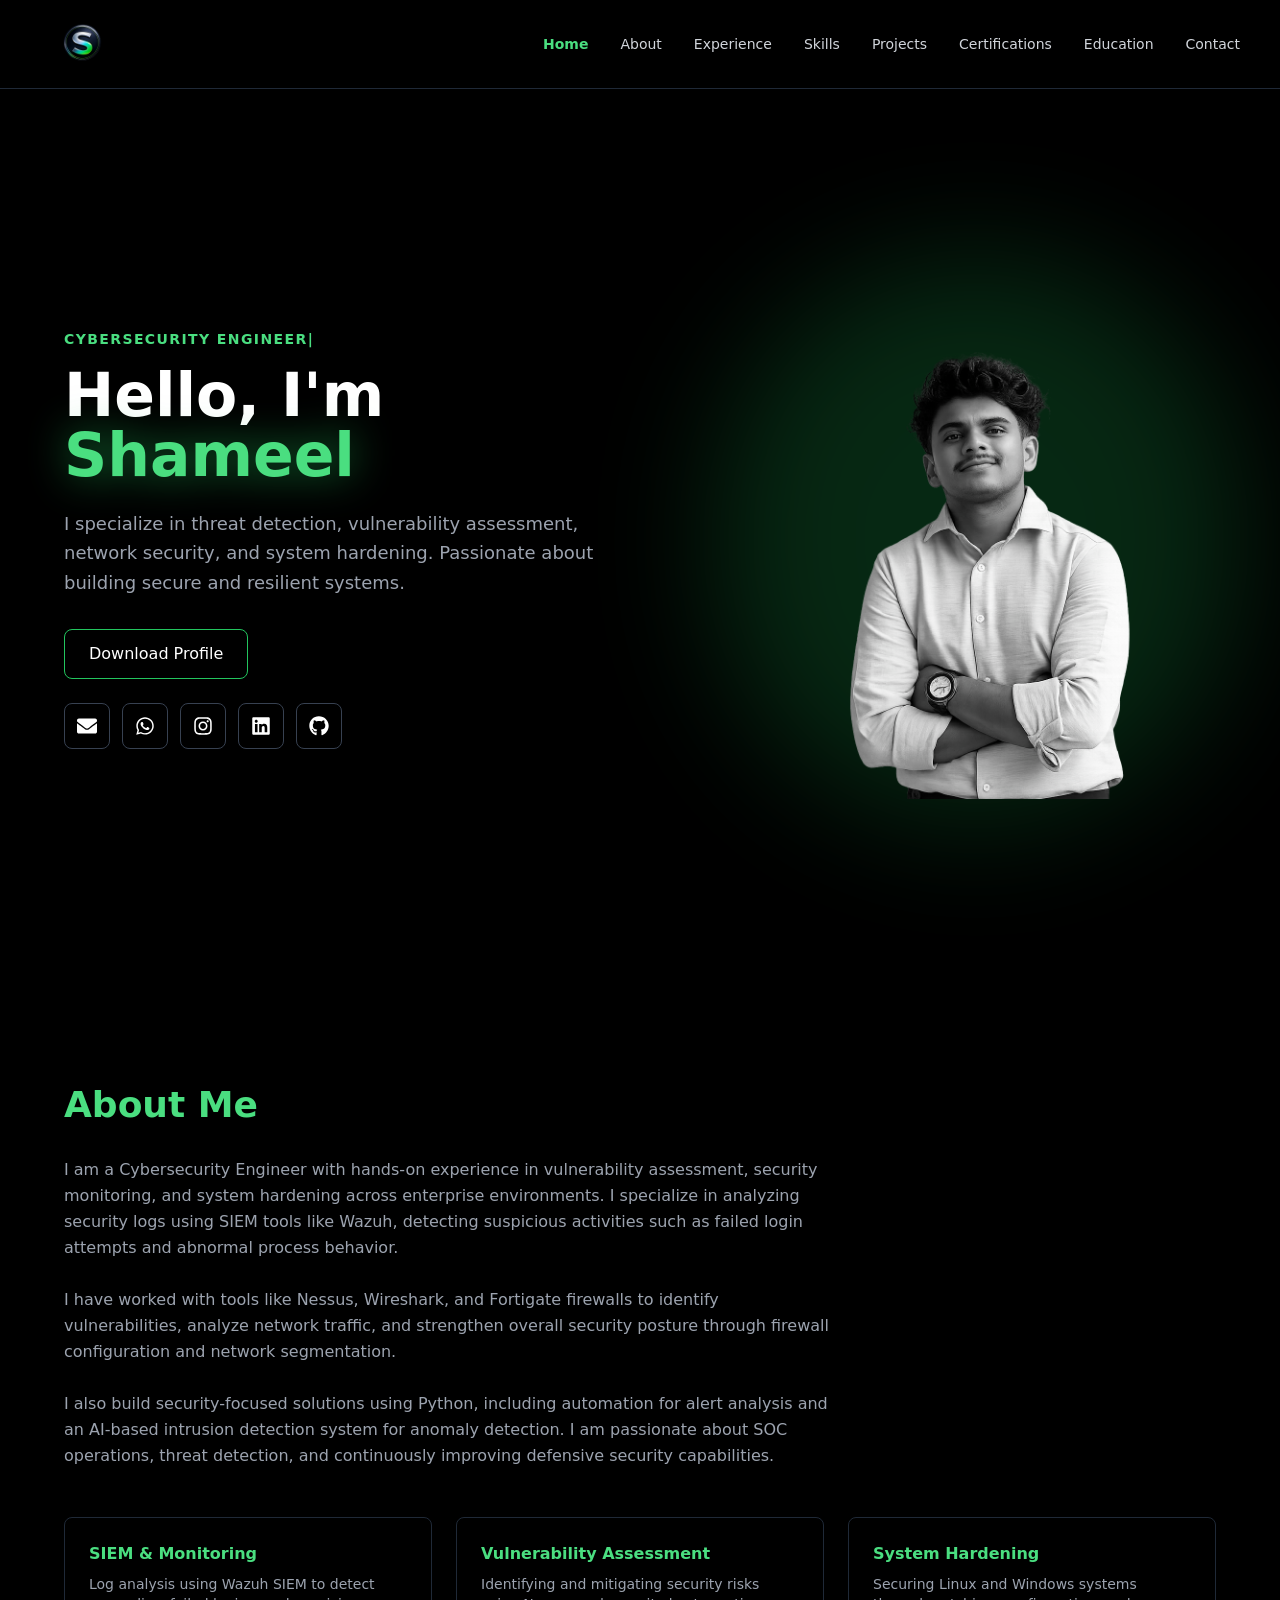
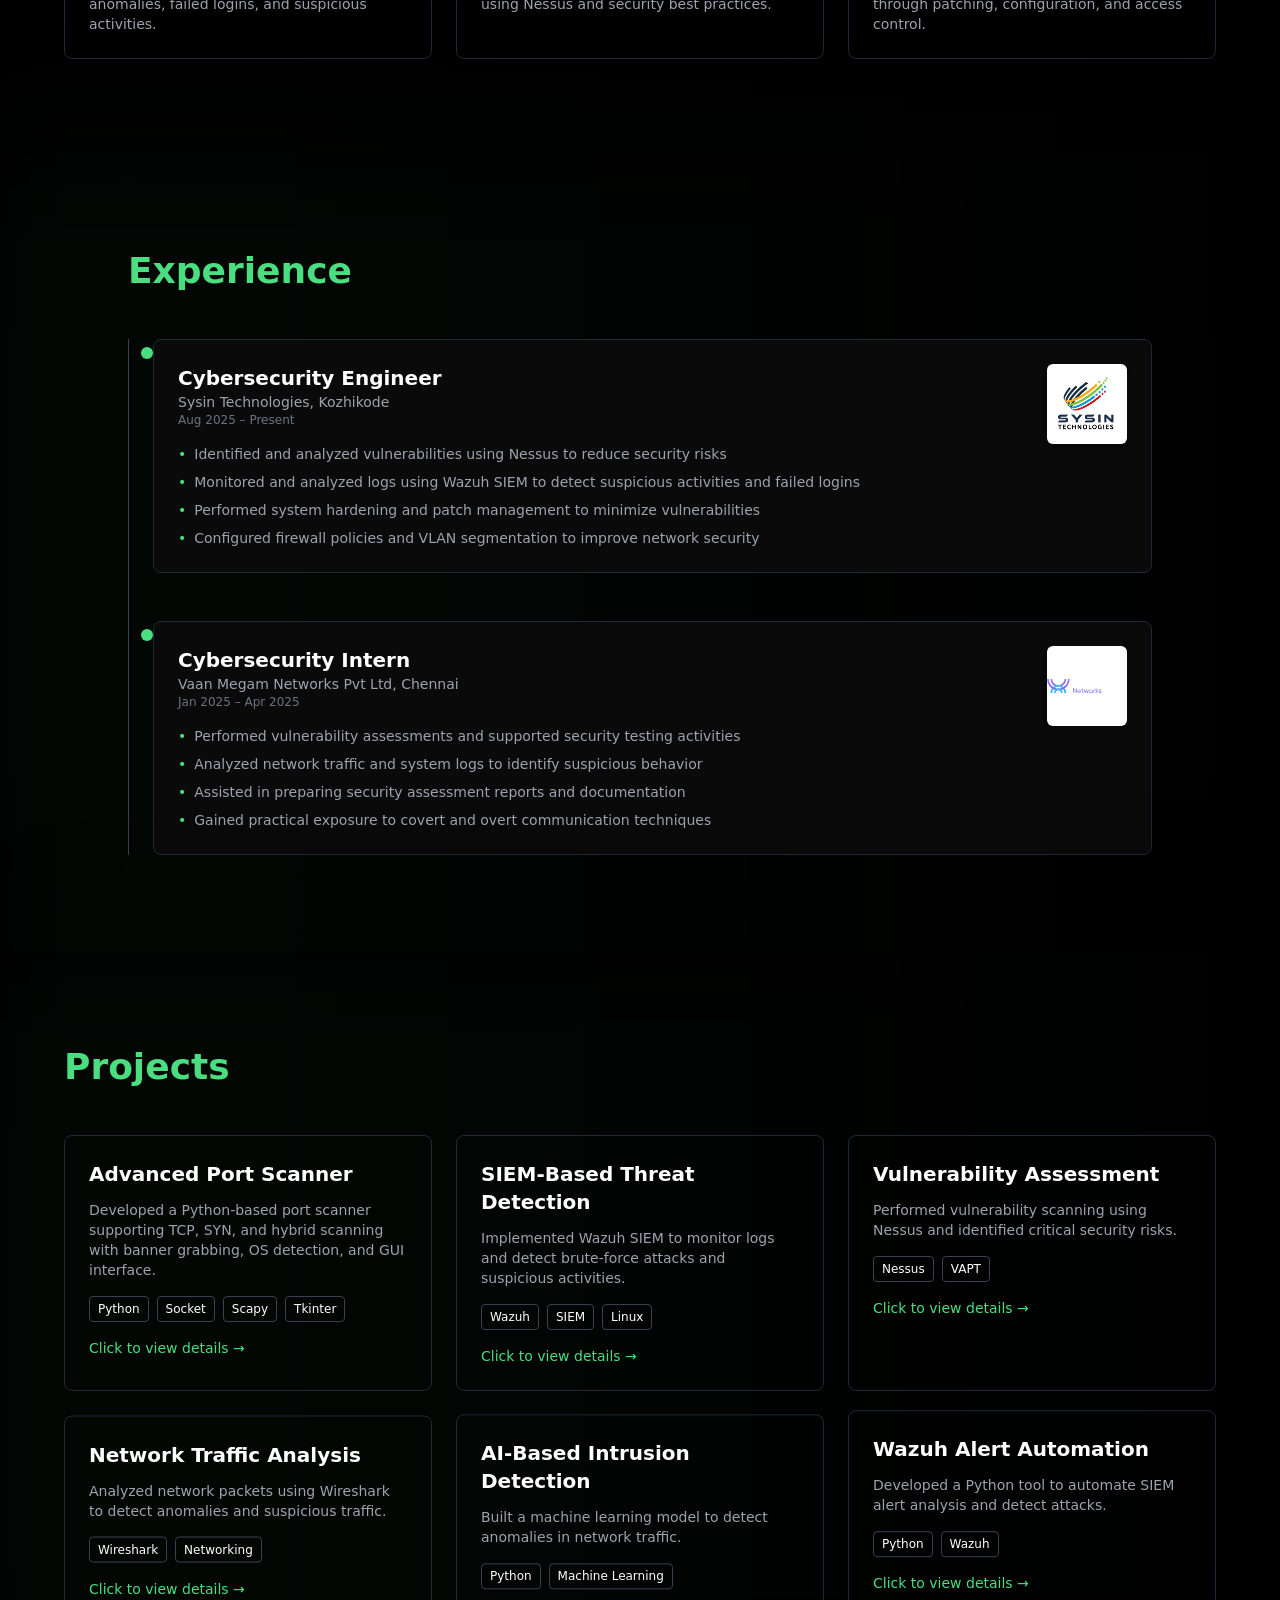
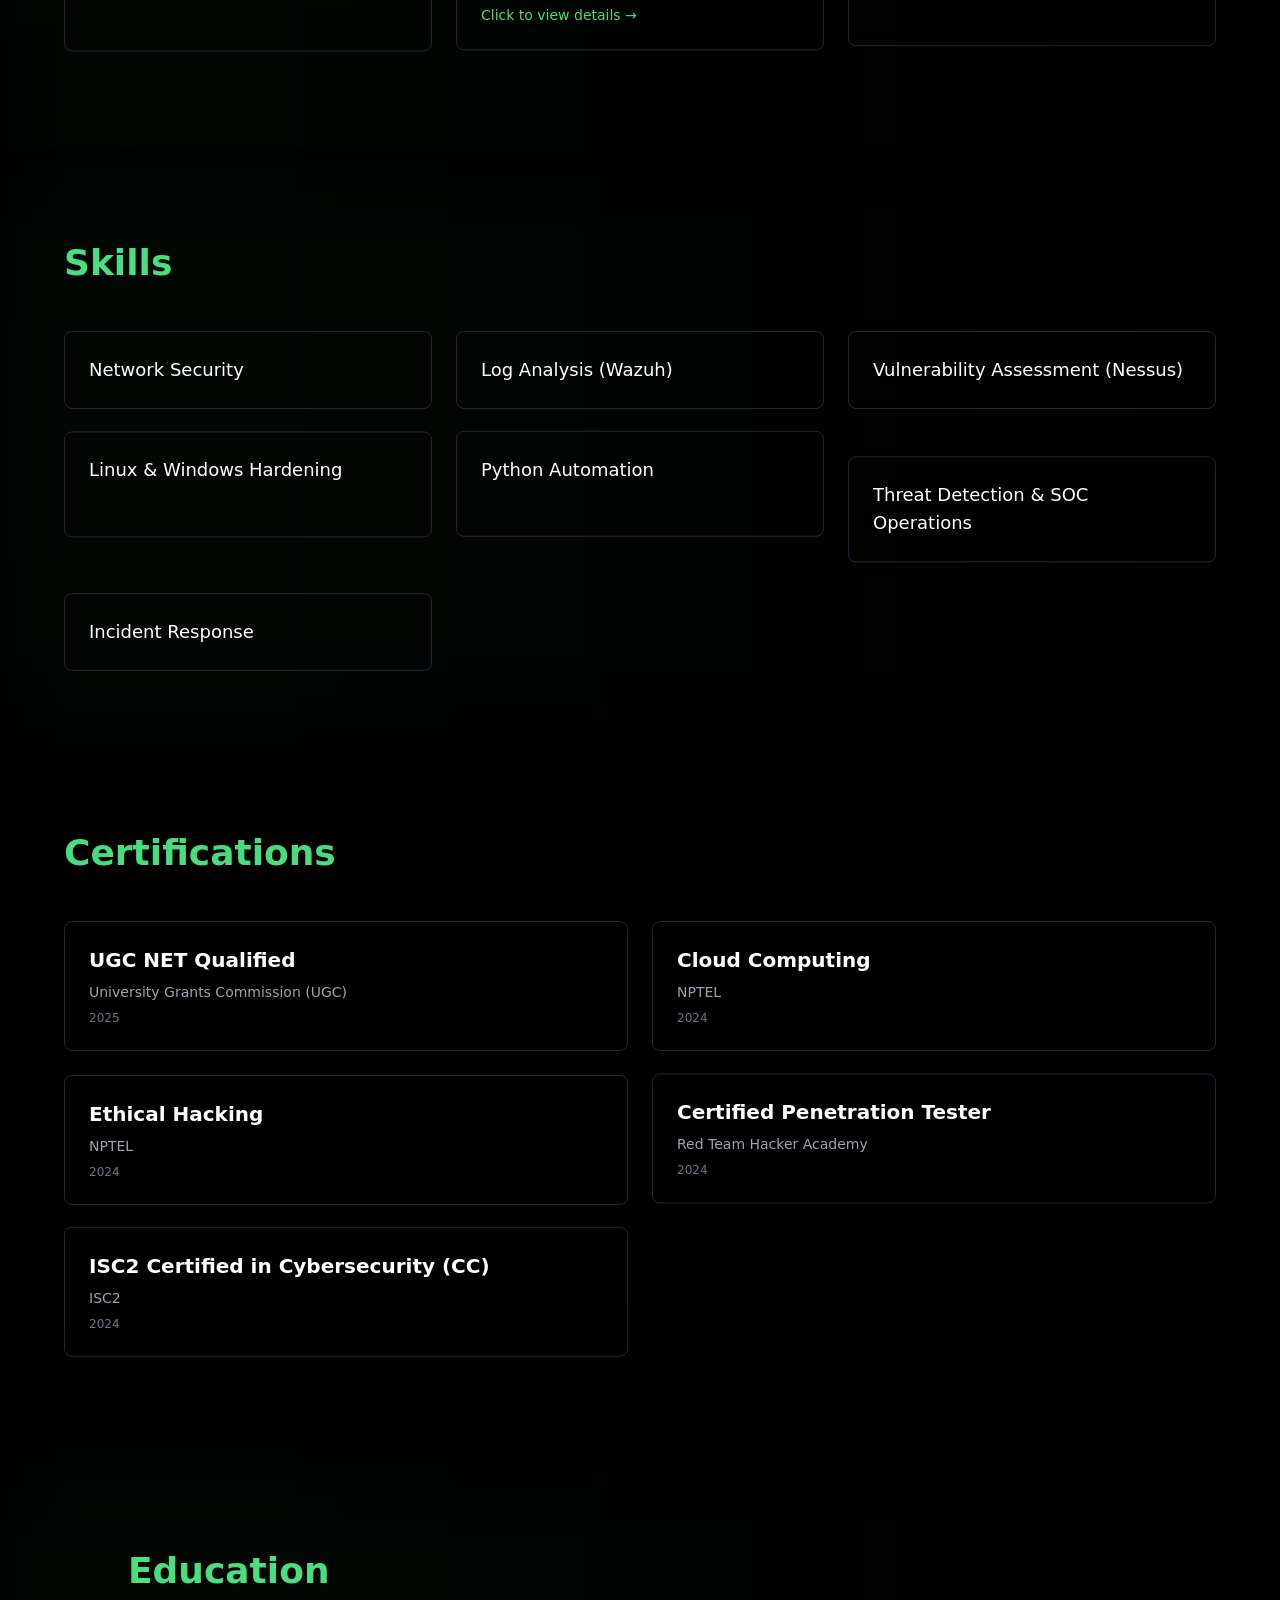
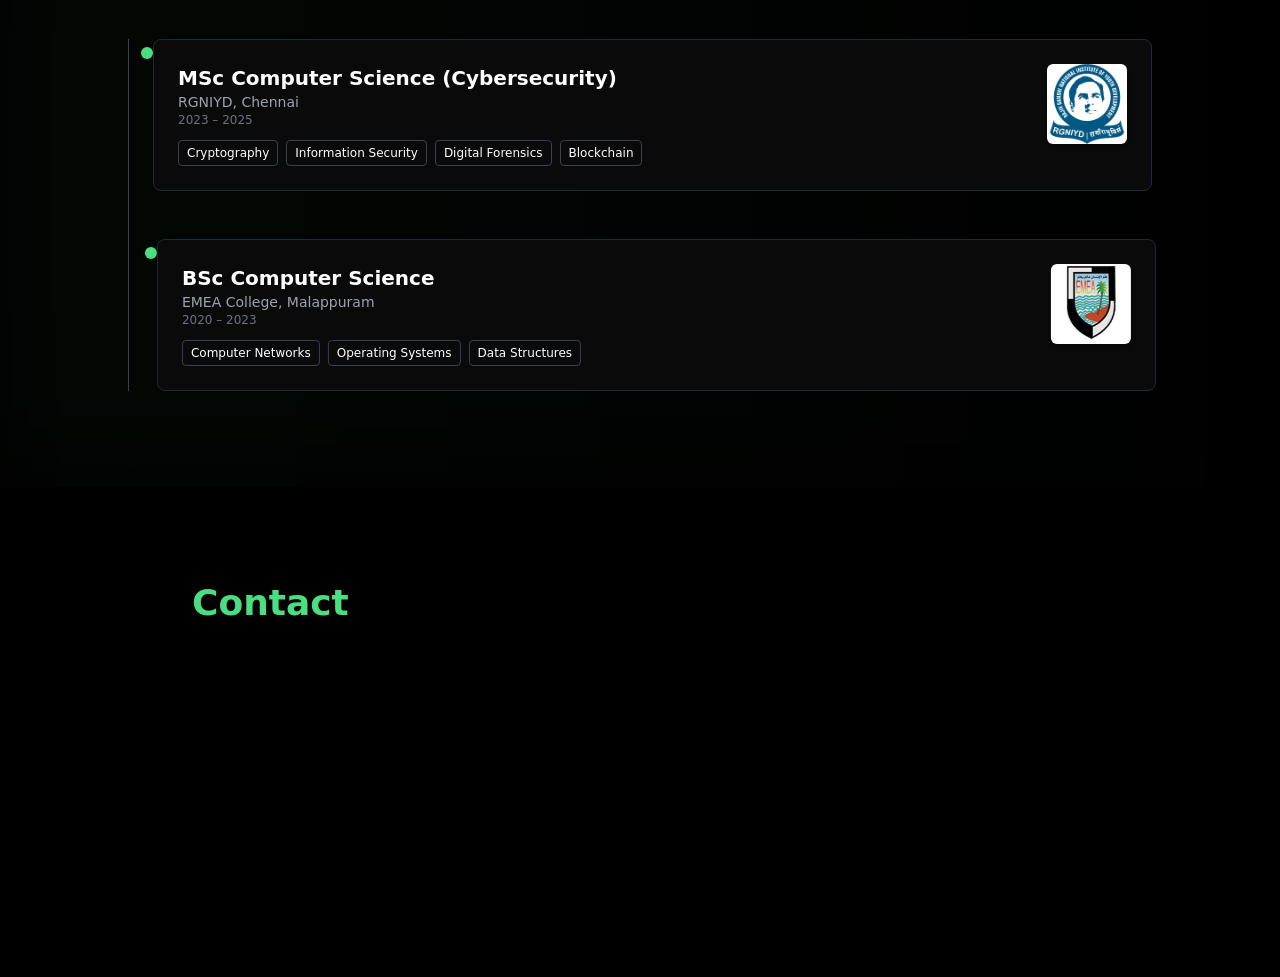
<file: index.html>
<!doctype html>
<html lang="en">
  <head>
  <meta charset="UTF-8" />
  <meta name="viewport" content="width=device-width, initial-scale=1.0" />

  <!-- Primary SEO -->
  <title>Shameel Safar | Cybersecurity Engineer & Network Security Specialist</title>

  <meta
    name="description"
    content="Official portfolio of Shameel Safar. Cybersecurity Engineer, Network Security Specialist, FortiGate Firewall Administrator, Ethical Hacking Enthusiast, and IT Professional from Kerala."
  />

  <meta
    name="keywords"
    content="Shameel Safar, Shameel, Shameel Cyber, Cybersecurity Engineer Kerala, Ethical Hacker, Network Security, FortiGate, Firewall Engineer, Cyber Security Professional"
  />

  <meta name="author" content="Shameel Safar" />
  <meta name="robots" content="index, follow" />

  <!-- Canonical -->
  <link rel="canonical" href="https://shameelsafar.in/" />

  <!-- Favicon -->
  <link rel="icon" type="image/svg+xml" href="/favicon.svg" />

  <!-- Open Graph -->
  <meta property="og:type" content="website" />
  <meta property="og:title" content="Shameel Safar | Cybersecurity Engineer" />
  <meta
    property="og:description"
    content="Cybersecurity Engineer specializing in Network Security, FortiGate Firewalls, Ethical Hacking and IT Infrastructure."
  />
  <meta property="og:url" content="https://shameelsafar.in/" />
  <meta property="og:image" content="https://shameelsafar.in/og-image.jpg" />

  <!-- Twitter -->
  <meta name="twitter:card" content="summary_large_image" />
  <meta name="twitter:title" content="Shameel Safar | Cybersecurity Engineer" />
  <meta
    name="twitter:description"
    content="Cybersecurity Engineer specializing in Network Security, FortiGate Firewalls and Ethical Hacking."
  />
  <meta name="twitter:image" content="https://shameelsafar.in/og-image.jpg" />

  <!-- Structured Data -->
  <script type="application/ld+json">
  {
    "@context":"https://schema.org",
    "@type":"Person",
    "name":"Shameel Safar",
    "url":"https://shameelsafar.in",
    "jobTitle":"Cybersecurity Engineer",
    "description":"Cybersecurity Engineer and Network Security Specialist",
    "sameAs":[
      "https://www.instagram.com/shameelsafar/",
      "https://www.linkedin.com/in/shameel-c-17710325b",
      "https://github.com/ShameelC"
    ]
  }
  </script>

  
    <script type="module" crossorigin src="./assets/index-DiS5Xh-C.js"></script>
    <link rel="stylesheet" crossorigin href="./assets/index-DkJ3YqsY.css">
</head>
  <body>
    <div id="root"></div>
  </body>
</html>
</file>
<file: assets/index-DkJ3YqsY.css>
*,:before,:after,::backdrop{--tw-border-spacing-x:0;--tw-border-spacing-y:0;--tw-translate-x:0;--tw-translate-y:0;--tw-rotate:0;--tw-skew-x:0;--tw-skew-y:0;--tw-scale-x:1;--tw-scale-y:1;--tw-pan-x: ;--tw-pan-y: ;--tw-pinch-zoom: ;--tw-scroll-snap-strictness:proximity;--tw-gradient-from-position: ;--tw-gradient-via-position: ;--tw-gradient-to-position: ;--tw-ordinal: ;--tw-slashed-zero: ;--tw-numeric-figure: ;--tw-numeric-spacing: ;--tw-numeric-fraction: ;--tw-ring-inset: ;--tw-ring-offset-width:0px;--tw-ring-offset-color:#fff;--tw-ring-color:#3b82f680;--tw-ring-offset-shadow:0 0 #0000;--tw-ring-shadow:0 0 #0000;--tw-shadow:0 0 #0000;--tw-shadow-colored:0 0 #0000;--tw-blur: ;--tw-brightness: ;--tw-contrast: ;--tw-grayscale: ;--tw-hue-rotate: ;--tw-invert: ;--tw-saturate: ;--tw-sepia: ;--tw-drop-shadow: ;--tw-backdrop-blur: ;--tw-backdrop-brightness: ;--tw-backdrop-contrast: ;--tw-backdrop-grayscale: ;--tw-backdrop-hue-rotate: ;--tw-backdrop-invert: ;--tw-backdrop-opacity: ;--tw-backdrop-saturate: ;--tw-backdrop-sepia: ;--tw-contain-size: ;--tw-contain-layout: ;--tw-contain-paint: ;--tw-contain-style: }*,:before,:after{box-sizing:border-box;border:0 solid #e5e7eb}:before,:after{--tw-content:""}html,:host{-webkit-text-size-adjust:100%;tab-size:4;font-feature-settings:normal;font-variation-settings:normal;-webkit-tap-highlight-color:transparent;font-family:ui-sans-serif,system-ui,sans-serif,Apple Color Emoji,Segoe UI Emoji,Segoe UI Symbol,Noto Color Emoji;line-height:1.5}body{line-height:inherit;margin:0}hr{height:0;color:inherit;border-top-width:1px}abbr:where([title]){-webkit-text-decoration:underline dotted;text-decoration:underline dotted}h1,h2,h3,h4,h5,h6{font-size:inherit;font-weight:inherit}a{color:inherit;-webkit-text-decoration:inherit;text-decoration:inherit}b,strong{font-weight:bolder}code,kbd,samp,pre{font-feature-settings:normal;font-variation-settings:normal;font-family:ui-monospace,SFMono-Regular,Menlo,Monaco,Consolas,Liberation Mono,Courier New,monospace;font-size:1em}small{font-size:80%}sub,sup{vertical-align:baseline;font-size:75%;line-height:0;position:relative}sub{bottom:-.25em}sup{top:-.5em}table{text-indent:0;border-color:inherit;border-collapse:collapse}button,input,optgroup,select,textarea{font-feature-settings:inherit;font-variation-settings:inherit;font-family:inherit;font-size:100%;font-weight:inherit;line-height:inherit;letter-spacing:inherit;color:inherit;margin:0;padding:0}button,select{text-transform:none}button,input:where([type=button]),input:where([type=reset]),input:where([type=submit]){-webkit-appearance:button;background-color:#0000;background-image:none}:-moz-focusring{outline:auto}:-moz-ui-invalid{box-shadow:none}progress{vertical-align:baseline}::-webkit-inner-spin-button{height:auto}::-webkit-outer-spin-button{height:auto}[type=search]{-webkit-appearance:textfield;outline-offset:-2px}::-webkit-search-decoration{-webkit-appearance:none}::-webkit-file-upload-button{-webkit-appearance:button;font:inherit}summary{display:list-item}blockquote,dl,dd,h1,h2,h3,h4,h5,h6,hr,figure,p,pre{margin:0}fieldset{margin:0;padding:0}legend{padding:0}ol,ul,menu{margin:0;padding:0;list-style:none}dialog{padding:0}textarea{resize:vertical}input::-moz-placeholder{opacity:1;color:#9ca3af}textarea::-moz-placeholder{opacity:1;color:#9ca3af}input::placeholder,textarea::placeholder{opacity:1;color:#9ca3af}button,[role=button]{cursor:pointer}:disabled{cursor:default}img,svg,video,canvas,audio,iframe,embed,object{vertical-align:middle;display:block}img,video{max-width:100%;height:auto}[hidden]:where(:not([hidden=until-found])){display:none}.pointer-events-none{pointer-events:none}.fixed{position:fixed}.absolute{position:absolute}.relative{position:relative}.sticky{position:sticky}.-inset-6{inset:-1.5rem}.inset-0{inset:0}.-left-3{left:-.75rem}.bottom-6{bottom:1.5rem}.right-4{right:1rem}.right-6{right:1.5rem}.top-0{top:0}.top-2{top:.5rem}.top-4{top:1rem}.z-10{z-index:10}.z-50{z-index:50}.mx-auto{margin-left:auto;margin-right:auto}.mb-12{margin-bottom:3rem}.mb-2{margin-bottom:.5rem}.mb-3{margin-bottom:.75rem}.mb-4{margin-bottom:1rem}.mb-6{margin-bottom:1.5rem}.mb-8{margin-bottom:2rem}.mt-2{margin-top:.5rem}.mt-5{margin-top:1.25rem}.flex{display:flex}.grid{display:grid}.hidden{display:none}.h-12{height:3rem}.h-20{height:5rem}.h-3{height:.75rem}.h-32{height:8rem}.max-h-full{max-height:100%}.min-h-screen{min-height:100vh}.w-20{width:5rem}.w-3{width:.75rem}.w-32{width:8rem}.w-72{width:18rem}.w-auto{width:auto}.w-full{width:100%}.max-w-3xl{max-width:48rem}.max-w-4xl{max-width:56rem}.max-w-5xl{max-width:64rem}.max-w-6xl{max-width:72rem}.max-w-full{max-width:100%}.max-w-lg{max-width:32rem}.max-w-xl{max-width:36rem}.flex-1{flex:1}.cursor-pointer{cursor:pointer}.grid-cols-1{grid-template-columns:repeat(1,minmax(0,1fr))}.flex-col{flex-direction:column}.flex-wrap{flex-wrap:wrap}.items-start{align-items:flex-start}.items-center{align-items:center}.justify-center{justify-content:center}.justify-between{justify-content:space-between}.gap-10{gap:2.5rem}.gap-2{gap:.5rem}.gap-3{gap:.75rem}.gap-4{gap:1rem}.gap-6{gap:1.5rem}.space-x-8>:not([hidden])~:not([hidden]){--tw-space-x-reverse:0;margin-right:calc(2rem * var(--tw-space-x-reverse));margin-left:calc(2rem * calc(1 - var(--tw-space-x-reverse)))}.space-y-12>:not([hidden])~:not([hidden]){--tw-space-y-reverse:0;margin-top:calc(3rem * calc(1 - var(--tw-space-y-reverse)));margin-bottom:calc(3rem * var(--tw-space-y-reverse))}.space-y-2>:not([hidden])~:not([hidden]){--tw-space-y-reverse:0;margin-top:calc(.5rem * calc(1 - var(--tw-space-y-reverse)));margin-bottom:calc(.5rem * var(--tw-space-y-reverse))}.space-y-3>:not([hidden])~:not([hidden]){--tw-space-y-reverse:0;margin-top:calc(.75rem * calc(1 - var(--tw-space-y-reverse)));margin-bottom:calc(.75rem * var(--tw-space-y-reverse))}.overflow-hidden{overflow:hidden}.rounded{border-radius:.25rem}.rounded-full{border-radius:9999px}.rounded-lg{border-radius:.5rem}.rounded-md{border-radius:.375rem}.rounded-xl{border-radius:.75rem}.border{border-width:1px}.border-2{border-width:2px}.border-b{border-bottom-width:1px}.border-l{border-left-width:1px}.border-t{border-top-width:1px}.border-gray-600{--tw-border-opacity:1;border-color:rgb(75 85 99/var(--tw-border-opacity,1))}.border-gray-700{--tw-border-opacity:1;border-color:rgb(55 65 81/var(--tw-border-opacity,1))}.border-gray-800{--tw-border-opacity:1;border-color:rgb(31 41 55/var(--tw-border-opacity,1))}.border-green-400{--tw-border-opacity:1;border-color:rgb(74 222 128/var(--tw-border-opacity,1))}.border-green-500{--tw-border-opacity:1;border-color:rgb(34 197 94/var(--tw-border-opacity,1))}.bg-\[\#0a0a0a\]{--tw-bg-opacity:1;background-color:rgb(10 10 10/var(--tw-bg-opacity,1))}.bg-\[\#0f172a\]{--tw-bg-opacity:1;background-color:rgb(15 23 42/var(--tw-bg-opacity,1))}.bg-black{--tw-bg-opacity:1;background-color:rgb(0 0 0/var(--tw-bg-opacity,1))}.bg-black\/70{background-color:#000000b3}.bg-black\/80{background-color:#000c}.bg-black\/90{background-color:#000000e6}.bg-gray-800{--tw-bg-opacity:1;background-color:rgb(31 41 55/var(--tw-bg-opacity,1))}.bg-gray-900{--tw-bg-opacity:1;background-color:rgb(17 24 39/var(--tw-bg-opacity,1))}.bg-green-400{--tw-bg-opacity:1;background-color:rgb(74 222 128/var(--tw-bg-opacity,1))}.bg-green-500{--tw-bg-opacity:1;background-color:rgb(34 197 94/var(--tw-bg-opacity,1))}.bg-white{--tw-bg-opacity:1;background-color:rgb(255 255 255/var(--tw-bg-opacity,1))}.bg-gradient-to-r{background-image:linear-gradient(to right, var(--tw-gradient-stops))}.from-green-900\/10{--tw-gradient-from:#14532d1a var(--tw-gradient-from-position);--tw-gradient-to:#14532d00 var(--tw-gradient-to-position);--tw-gradient-stops:var(--tw-gradient-from), var(--tw-gradient-to)}.to-black{--tw-gradient-to:#000 var(--tw-gradient-to-position)}.object-contain{-o-object-fit:contain;object-fit:contain}.object-cover{-o-object-fit:cover;object-fit:cover}.p-3{padding:.75rem}.p-6{padding:1.5rem}.p-8{padding:2rem}.px-2{padding-left:.5rem;padding-right:.5rem}.px-4{padding-left:1rem;padding-right:1rem}.px-6{padding-left:1.5rem;padding-right:1.5rem}.py-1{padding-top:.25rem;padding-bottom:.25rem}.py-2{padding-top:.5rem;padding-bottom:.5rem}.py-24{padding-top:6rem;padding-bottom:6rem}.py-3{padding-top:.75rem;padding-bottom:.75rem}.py-4{padding-top:1rem;padding-bottom:1rem}.pl-6{padding-left:1.5rem}.text-center{text-align:center}.text-2xl{font-size:1.5rem;line-height:2rem}.text-3xl{font-size:1.875rem;line-height:2.25rem}.text-4xl{font-size:2.25rem;line-height:2.5rem}.text-lg{font-size:1.125rem;line-height:1.75rem}.text-sm{font-size:.875rem;line-height:1.25rem}.text-xl{font-size:1.25rem;line-height:1.75rem}.text-xs{font-size:.75rem;line-height:1rem}.font-bold{font-weight:700}.font-extrabold{font-weight:800}.font-medium{font-weight:500}.font-semibold{font-weight:600}.uppercase{text-transform:uppercase}.leading-relaxed{line-height:1.625}.leading-tight{line-height:1.25}.tracking-widest{letter-spacing:.1em}.text-black{--tw-text-opacity:1;color:rgb(0 0 0/var(--tw-text-opacity,1))}.text-blue-400{--tw-text-opacity:1;color:rgb(96 165 250/var(--tw-text-opacity,1))}.text-gray-300{--tw-text-opacity:1;color:rgb(209 213 219/var(--tw-text-opacity,1))}.text-gray-400{--tw-text-opacity:1;color:rgb(156 163 175/var(--tw-text-opacity,1))}.text-gray-500{--tw-text-opacity:1;color:rgb(107 114 128/var(--tw-text-opacity,1))}.text-green-400{--tw-text-opacity:1;color:rgb(74 222 128/var(--tw-text-opacity,1))}.text-white{--tw-text-opacity:1;color:rgb(255 255 255/var(--tw-text-opacity,1))}.opacity-0{opacity:0}.opacity-20{opacity:.2}.shadow-lg{--tw-shadow:0 10px 15px -3px #0000001a, 0 4px 6px -4px #0000001a;--tw-shadow-colored:0 10px 15px -3px var(--tw-shadow-color), 0 4px 6px -4px var(--tw-shadow-color);box-shadow:var(--tw-ring-offset-shadow,0 0 #0000), var(--tw-ring-shadow,0 0 #0000), var(--tw-shadow)}.shadow-md{--tw-shadow:0 4px 6px -1px #0000001a, 0 2px 4px -2px #0000001a;--tw-shadow-colored:0 4px 6px -1px var(--tw-shadow-color), 0 2px 4px -2px var(--tw-shadow-color);box-shadow:var(--tw-ring-offset-shadow,0 0 #0000), var(--tw-ring-shadow,0 0 #0000), var(--tw-shadow)}.blur-3xl{--tw-blur:blur(64px);filter:var(--tw-blur) var(--tw-brightness) var(--tw-contrast) var(--tw-grayscale) var(--tw-hue-rotate) var(--tw-invert) var(--tw-saturate) var(--tw-sepia) var(--tw-drop-shadow)}.blur-xl{--tw-blur:blur(24px);filter:var(--tw-blur) var(--tw-brightness) var(--tw-contrast) var(--tw-grayscale) var(--tw-hue-rotate) var(--tw-invert) var(--tw-saturate) var(--tw-sepia) var(--tw-drop-shadow)}.drop-shadow-\[0_0_20px_rgba\(34\,197\,94\,0\.6\)\]{--tw-drop-shadow:drop-shadow(0 0 20px #22c55e99);filter:var(--tw-blur) var(--tw-brightness) var(--tw-contrast) var(--tw-grayscale) var(--tw-hue-rotate) var(--tw-invert) var(--tw-saturate) var(--tw-sepia) var(--tw-drop-shadow)}.grayscale{--tw-grayscale:grayscale(100%);filter:var(--tw-blur) var(--tw-brightness) var(--tw-contrast) var(--tw-grayscale) var(--tw-hue-rotate) var(--tw-invert) var(--tw-saturate) var(--tw-sepia) var(--tw-drop-shadow)}.backdrop-blur-md{--tw-backdrop-blur:blur(12px);-webkit-backdrop-filter:var(--tw-backdrop-blur) var(--tw-backdrop-brightness) var(--tw-backdrop-contrast) var(--tw-backdrop-grayscale) var(--tw-backdrop-hue-rotate) var(--tw-backdrop-invert) var(--tw-backdrop-opacity) var(--tw-backdrop-saturate) var(--tw-backdrop-sepia);backdrop-filter:var(--tw-backdrop-blur) var(--tw-backdrop-brightness) var(--tw-backdrop-contrast) var(--tw-backdrop-grayscale) var(--tw-backdrop-hue-rotate) var(--tw-backdrop-invert) var(--tw-backdrop-opacity) var(--tw-backdrop-saturate) var(--tw-backdrop-sepia)}.transition{transition-property:color,background-color,border-color,text-decoration-color,fill,stroke,opacity,box-shadow,transform,filter,-webkit-backdrop-filter,backdrop-filter;transition-duration:.15s;transition-timing-function:cubic-bezier(.4,0,.2,1)}.duration-300{transition-duration:.3s}.duration-500{transition-duration:.5s}html{scroll-behavior:smooth;overflow-x:hidden}.hover\:-translate-y-1:hover{--tw-translate-y:-.25rem;transform:translate(var(--tw-translate-x), var(--tw-translate-y)) rotate(var(--tw-rotate)) skewX(var(--tw-skew-x)) skewY(var(--tw-skew-y)) scaleX(var(--tw-scale-x)) scaleY(var(--tw-scale-y))}.hover\:scale-105:hover{--tw-scale-x:1.05;--tw-scale-y:1.05;transform:translate(var(--tw-translate-x), var(--tw-translate-y)) rotate(var(--tw-rotate)) skewX(var(--tw-skew-x)) skewY(var(--tw-skew-y)) scaleX(var(--tw-scale-x)) scaleY(var(--tw-scale-y))}.hover\:border-green-400:hover{--tw-border-opacity:1;border-color:rgb(74 222 128/var(--tw-border-opacity,1))}.hover\:border-green-500:hover{--tw-border-opacity:1;border-color:rgb(34 197 94/var(--tw-border-opacity,1))}.hover\:bg-green-400:hover{--tw-bg-opacity:1;background-color:rgb(74 222 128/var(--tw-bg-opacity,1))}.hover\:bg-green-500:hover{--tw-bg-opacity:1;background-color:rgb(34 197 94/var(--tw-bg-opacity,1))}.hover\:bg-green-600:hover{--tw-bg-opacity:1;background-color:rgb(22 163 74/var(--tw-bg-opacity,1))}.hover\:text-black:hover{--tw-text-opacity:1;color:rgb(0 0 0/var(--tw-text-opacity,1))}.hover\:text-green-400:hover{--tw-text-opacity:1;color:rgb(74 222 128/var(--tw-text-opacity,1))}.hover\:text-white:hover{--tw-text-opacity:1;color:rgb(255 255 255/var(--tw-text-opacity,1))}.hover\:underline:hover{text-decoration-line:underline}.hover\:shadow-\[0_0_15px_rgba\(34\,197\,94\,0\.5\)\]:hover{--tw-shadow:0 0 15px #22c55e80;--tw-shadow-colored:0 0 15px var(--tw-shadow-color);box-shadow:var(--tw-ring-offset-shadow,0 0 #0000), var(--tw-ring-shadow,0 0 #0000), var(--tw-shadow)}.hover\:shadow-\[0_0_15px_rgba\(34\,197\,94\,0\.6\)\]:hover{--tw-shadow:0 0 15px #22c55e99;--tw-shadow-colored:0 0 15px var(--tw-shadow-color);box-shadow:var(--tw-ring-offset-shadow,0 0 #0000), var(--tw-ring-shadow,0 0 #0000), var(--tw-shadow)}.hover\:shadow-\[0_0_20px_rgba\(34\,197\,94\,0\.3\)\]:hover{--tw-shadow:0 0 20px #22c55e4d;--tw-shadow-colored:0 0 20px var(--tw-shadow-color);box-shadow:var(--tw-ring-offset-shadow,0 0 #0000), var(--tw-ring-shadow,0 0 #0000), var(--tw-shadow)}.hover\:grayscale-0:hover{--tw-grayscale:grayscale(0);filter:var(--tw-blur) var(--tw-brightness) var(--tw-contrast) var(--tw-grayscale) var(--tw-hue-rotate) var(--tw-invert) var(--tw-saturate) var(--tw-sepia) var(--tw-drop-shadow)}.group:hover .group-hover\:text-green-400{--tw-text-opacity:1;color:rgb(74 222 128/var(--tw-text-opacity,1))}.group:hover .group-hover\:opacity-10{opacity:.1}@media (width>=640px){.sm\:grid-cols-2{grid-template-columns:repeat(2,minmax(0,1fr))}}@media (width>=768px){.md\:flex{display:flex}.md\:hidden{display:none}.md\:h-14{height:3.5rem}.md\:w-\[420px\]{width:420px}.md\:grid-cols-2{grid-template-columns:repeat(2,minmax(0,1fr))}.md\:grid-cols-3{grid-template-columns:repeat(3,minmax(0,1fr))}.md\:flex-row{flex-direction:row}.md\:justify-start{justify-content:flex-start}.md\:justify-end{justify-content:flex-end}.md\:px-10{padding-left:2.5rem;padding-right:2.5rem}.md\:px-16{padding-left:4rem;padding-right:4rem}.md\:text-left{text-align:left}.md\:text-4xl{font-size:2.25rem;line-height:2.5rem}.md\:text-6xl{font-size:3.75rem;line-height:1}}@media (width>=1024px){.lg\:w-\[480px\]{width:480px}.lg\:grid-cols-3{grid-template-columns:repeat(3,minmax(0,1fr))}}
</file>
